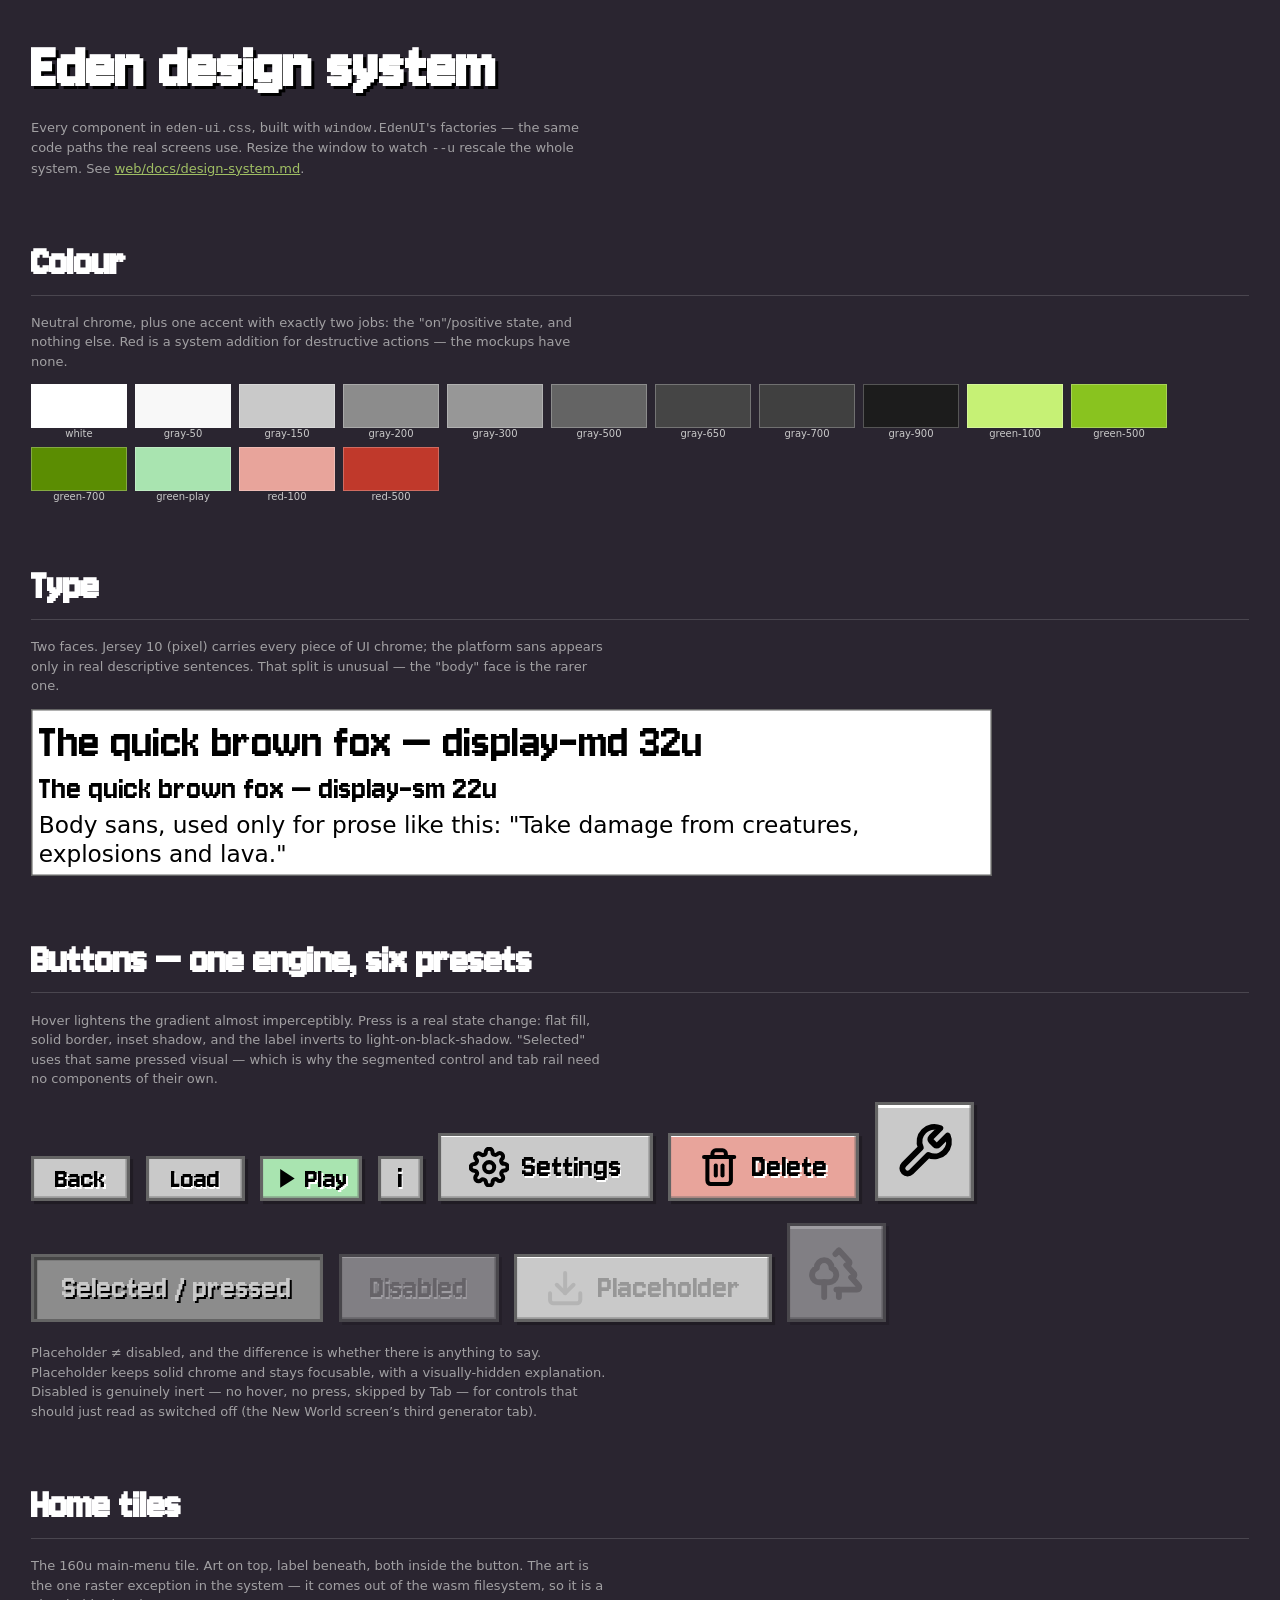
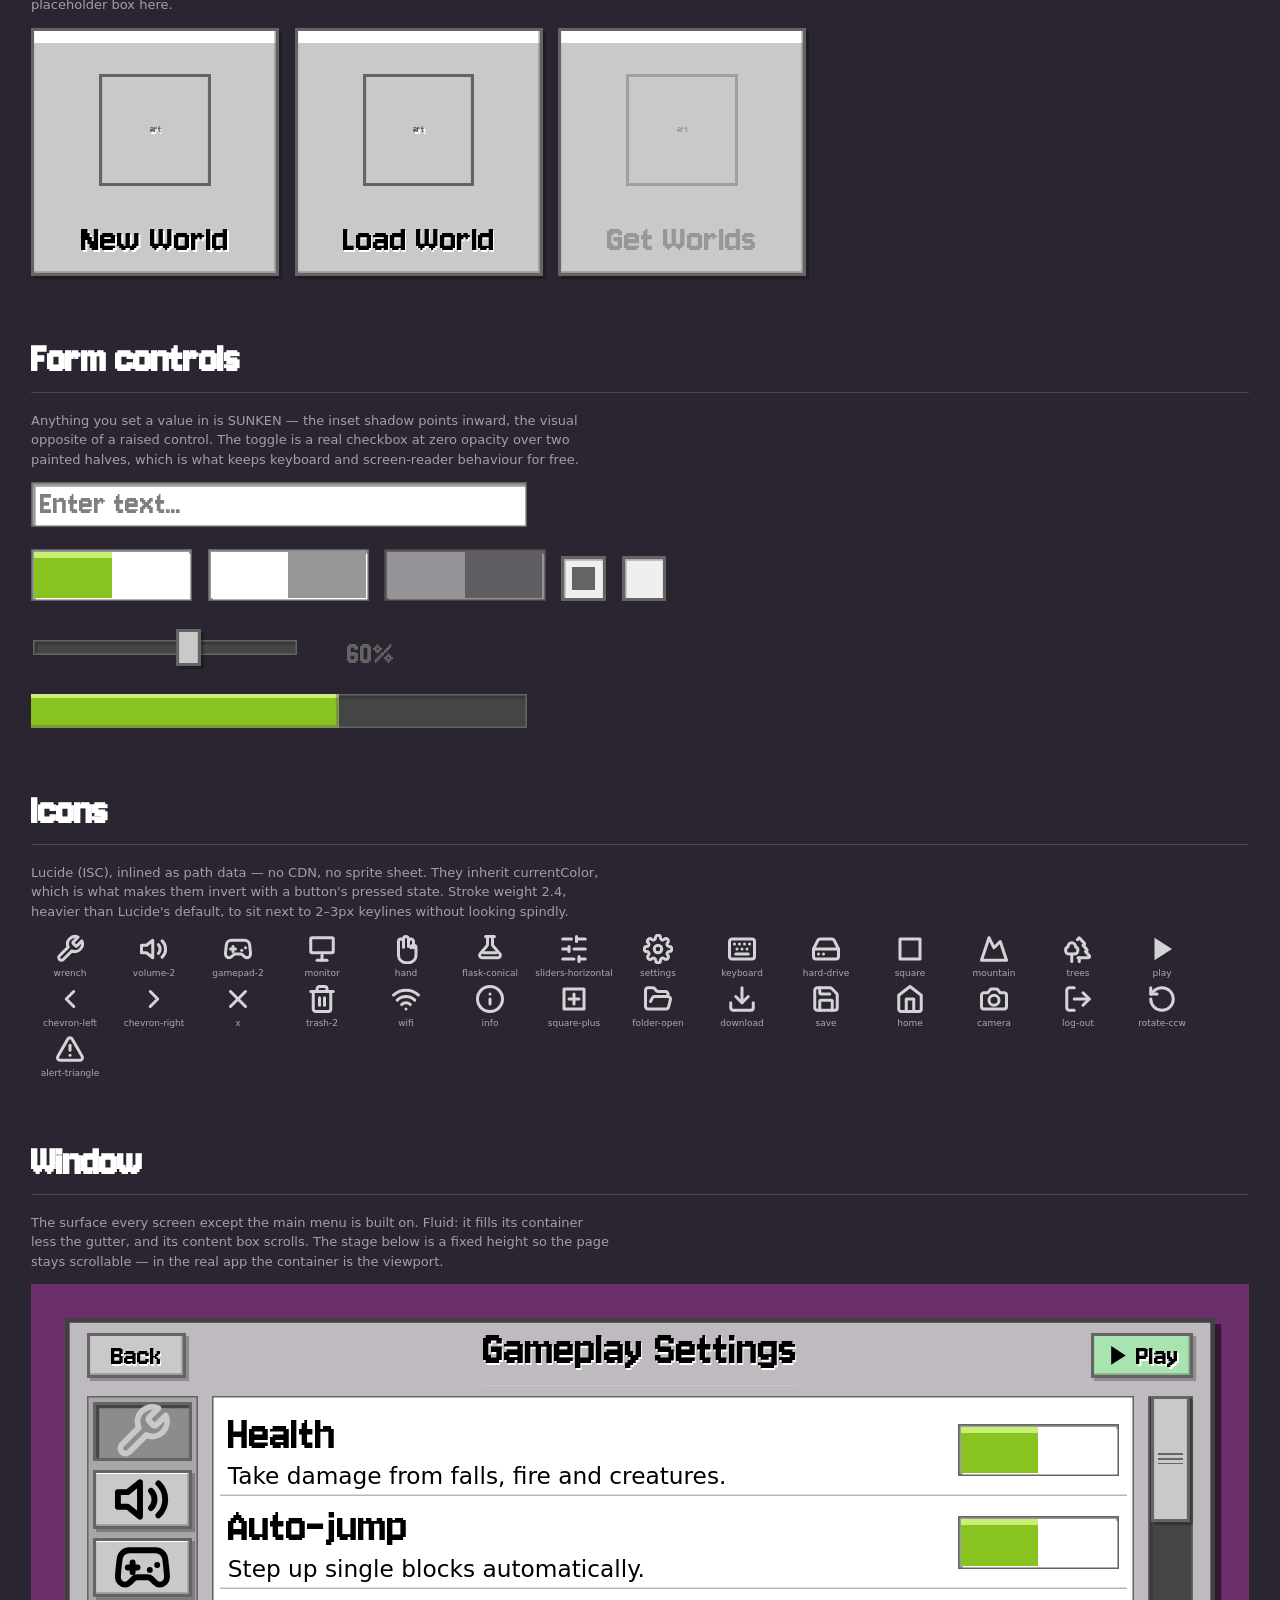
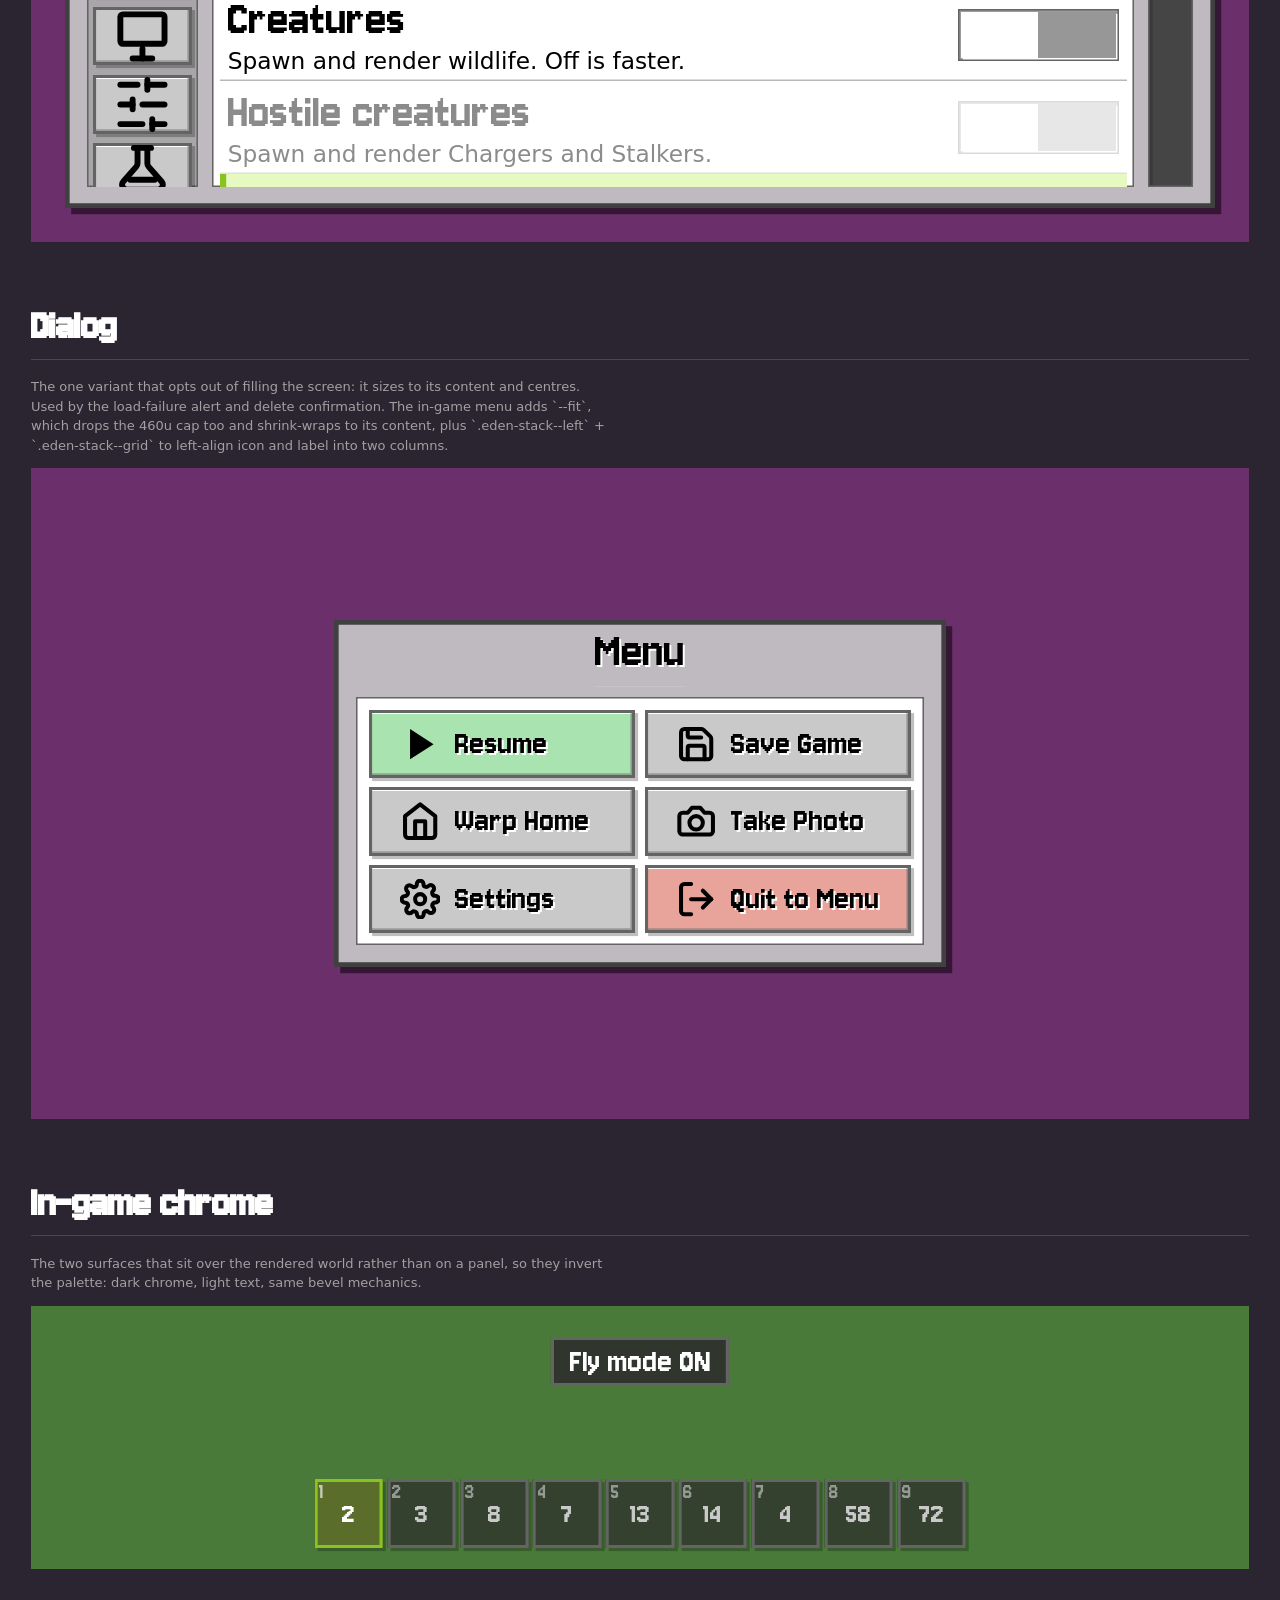
<file: web/public/eden-ui-specimen.html>
<!DOCTYPE html>
<!--
  eden-ui-specimen.html — every component in the Eden: Community Edition design system, on one
  page, with no wasm module and no engine.

  WHY THIS EXISTS: the design system's components are otherwise only reachable by booting a ~55 MB
  wasm build and navigating to the right screen, which makes "did that CSS change break the pressed
  state?" a two-minute question. This page answers it in a reload. It is also the thing to open when
  adding a component — if the new thing doesn't sit comfortably next to what's already here, it
  isn't part of this system yet.

  SERVE FROM: web/ (same as eden-st.html)
    python3 -m http.server 8123
    open http://localhost:8123/public/eden-ui-specimen.html

  NOT INCLUDED: the main-menu background art, the wordmark and the three home-tile icons. Those are
  the engine's own textures, read out of the preloaded wasm filesystem by eden-assets.js (see
  web/docs/design-system.md "Assets") — there is no module here, so the tiles below render with a
  placeholder box where the art goes.
-->
<html lang="en">
<head>
<meta charset="utf-8">
<meta name="viewport" content="width=device-width, initial-scale=1">
<title>Eden design system — specimen</title>
<link rel="stylesheet" href="eden-ui.css">
<style>
  /* Page furniture only. Nothing here is part of the design system — it is the gallery wall, not
     the paintings. The dark ground is deliberate: it is what the real screens sit on. */
  html, body { margin: 0; background: #2a2530; color: var(--eden-gray-150); }
  body { font-family: var(--eden-font-body); padding: calc(20 * var(--u)); }
  h1 { font-family: var(--eden-font-display); font-size: calc(44 * var(--u)); margin: 0 0 .2em;
       color: #fff; text-shadow: calc(2 * var(--u)) calc(2 * var(--u)) 0 #000; }
  h2 { font-family: var(--eden-font-display); font-size: calc(28 * var(--u)); margin: 1.4em 0 .4em;
       color: #fff; border-bottom: 1px solid rgba(255,255,255,.15); padding-bottom: .2em; }
  .note { max-width: 70ch; font-size: 13px; line-height: 1.5; opacity: .75; margin: 0 0 1em; }
  .row { display: flex; flex-wrap: wrap; gap: calc(10 * var(--u)); align-items: flex-end;
         margin-bottom: calc(14 * var(--u)); }
  .swatches { display: flex; flex-wrap: wrap; gap: 8px; }
  .sw { width: 96px; font-size: 10px; text-align: center; }
  .sw i { display: block; height: 44px; box-shadow: inset 0 0 0 1px rgba(255,255,255,.25); }
  .stage { position: relative; height: calc(360 * var(--u)); display: flex;
           align-items: stretch; justify-content: center; padding: var(--eden-gutter);
           background: #6b2f6b; box-sizing: border-box; margin-bottom: calc(14 * var(--u)); }
  .iconwall { display: flex; flex-wrap: wrap; gap: 6px; }
  .iconwall figure { margin: 0; width: 78px; text-align: center; font-size: 9px; opacity: .8; }
  .iconwall .eden-icon { width: 30px; height: 30px; margin: 0 auto 4px; color: #fff; }
</style>
</head>
<body>
<h1>Eden design system</h1>
<p class="note">
  Every component in <code>eden-ui.css</code>, built with <code>window.EdenUI</code>'s factories —
  the same code paths the real screens use. Resize the window to watch <code>--u</code> rescale the
  whole system. See <a href="../docs/design-system.md" style="color:var(--eden-green-100)">web/docs/design-system.md</a>.
</p>

<div id="out"></div>

<script src="eden-icons.js"></script>
<script src="eden-ui.js"></script>
<script>
(function () {
  var UI = window.EdenUI;
  var out = document.getElementById('out');

  function h2(text) { var n = document.createElement('h2'); n.textContent = text; out.appendChild(n); return n; }
  function note(text) { var n = document.createElement('p'); n.className = 'note'; n.textContent = text; out.appendChild(n); }
  function row(nodes) {
    var r = UI.el('div', 'row');
    nodes.forEach(function (n) { if (n) r.appendChild(n); });
    out.appendChild(r);
    return r;
  }

  // --- colour ---------------------------------------------------------------------------------
  h2('Colour');
  note('Neutral chrome, plus one accent with exactly two jobs: the "on"/positive state, and nothing else. ' +
       'Red is a system addition for destructive actions — the mockups have none.');
  var wall = UI.el('div', 'swatches');
  ['--eden-white','--eden-gray-50','--eden-gray-150','--eden-gray-200','--eden-gray-300',
   '--eden-gray-500','--eden-gray-650','--eden-gray-700','--eden-gray-900',
   '--eden-green-100','--eden-green-500','--eden-green-700','--eden-green-play',
   '--eden-red-100','--eden-red-500'].forEach(function (v) {
    var s = UI.el('div', 'sw');
    var box = UI.el('i');
    box.style.background = 'var(' + v + ')';
    s.appendChild(box);
    s.appendChild(document.createTextNode(v.replace('--eden-', '')));
    wall.appendChild(s);
  });
  out.appendChild(wall);

  // --- type -----------------------------------------------------------------------------------
  h2('Type');
  note('Two faces. Jersey 10 (pixel) carries every piece of UI chrome; the platform sans appears ' +
       'only in real descriptive sentences. That split is unusual — the "body" face is the rarer one.');
  var typeBox = UI.el('div', 'eden-content');
  typeBox.style.maxWidth = 'calc(620 * var(--u))';
  var typePad = UI.el('div', 'eden-content__pad');
  [['display-md 32u', 'var(--eden-text-display-md)'],
   ['display-sm 22u', 'var(--eden-text-display-sm)']].forEach(function (p) {
    var d = UI.el('div', null, 'The quick brown fox — ' + p[0]);
    d.style.cssText = 'font-family:var(--eden-font-display);font-size:' + p[1] +
      ';color:var(--eden-text);text-shadow:var(--eden-text-shadow-raised);line-height:1.1;';
    typePad.appendChild(d);
  });
  var body = UI.el('div', 'eden-listrow__desc', 'Body sans, used only for prose like this: ' +
    '"Take damage from creatures, explosions and lava."');
  typePad.appendChild(body);
  typeBox.appendChild(typePad);
  out.appendChild(typeBox);

  // --- buttons --------------------------------------------------------------------------------
  h2('Buttons — one engine, six presets');
  note('Hover lightens the gradient almost imperceptibly. Press is a real state change: flat fill, ' +
       'solid border, inset shadow, and the label inverts to light-on-black-shadow. "Selected" uses ' +
       'that same pressed visual — which is why the segmented control and tab rail need no components of their own.');
  row([
    UI.button({ size: 'sm', label: 'Back' }),
    UI.button({ size: 'sm', label: 'Load' }),
    UI.button({ size: 'sm', tone: 'positive', icon: 'play', label: 'Play' }),
    UI.button({ size: 'square', label: 'i', ariaLabel: 'Info' }),
    UI.button({ size: 'md', icon: 'settings', label: 'Settings' }),
    UI.button({ size: 'md', tone: 'danger', icon: 'trash-2', label: 'Delete' }),
    UI.button({ size: 'tab', icon: 'wrench', ariaLabel: 'Gameplay' }),
  ]);
  var pressed = UI.button({ size: 'md', label: 'Selected / pressed' });
  pressed.classList.add('is-active');
  row([
    pressed,
    UI.button({ size: 'md', label: 'Disabled', disabled: true }),
    UI.button({ size: 'md', label: 'Placeholder', icon: 'download', placeholder: true,
                placeholderNote: 'Not implemented yet' }),
    UI.button({ size: 'tab', icon: 'trees', ariaLabel: 'Disabled tab', disabled: true }),
  ]);
  note('Placeholder ≠ disabled, and the difference is whether there is anything to say. Placeholder ' +
       'keeps solid chrome and stays focusable, with a visually-hidden explanation. Disabled is ' +
       'genuinely inert — no hover, no press, skipped by Tab — for controls that should just read ' +
       'as switched off (the New World screen’s third generator tab).');

  // --- home tiles -----------------------------------------------------------------------------
  h2('Home tiles');
  note('The 160u main-menu tile. Art on top, label beneath, both inside the button. The art is the ' +
       'one raster exception in the system — it comes out of the wasm filesystem, so it is a ' +
       'placeholder box here.');
  function fakeArt() {
    var d = UI.el('div');
    d.style.cssText = 'width:calc(72 * var(--u));height:calc(72 * var(--u));' +
      'box-shadow:inset 0 0 0 calc(2 * var(--u)) var(--eden-gray-500);' +
      'display:flex;align-items:center;justify-content:center;font-size:10px;color:var(--eden-gray-500);';
    d.textContent = 'art';
    return d;
  }
  row([
    UI.button({ size: 'lg', label: 'New World', art: fakeArt() }),
    UI.button({ size: 'lg', label: 'Load World', art: fakeArt() }),
    UI.button({ size: 'lg', label: 'Get Worlds', art: fakeArt(), placeholder: true,
                placeholderNote: 'Online world browser is not available in this build' }),
  ]);

  // --- form controls --------------------------------------------------------------------------
  h2('Form controls');
  note('Anything you set a value in is SUNKEN — the inset shadow points inward, the visual opposite ' +
       'of a raised control. The toggle is a real checkbox at zero opacity over two painted halves, ' +
       'which is what keeps keyboard and screen-reader behaviour for free.');
  var field = UI.el('input', 'eden-field');
  field.type = 'text';
  field.placeholder = 'Enter text...';
  field.style.maxWidth = 'calc(320 * var(--u))';
  field.setAttribute('aria-label', 'Example text field');
  var slider = UI.el('input', 'eden-slider');
  slider.type = 'range'; slider.min = 0; slider.max = 100; slider.value = 60;
  slider.setAttribute('aria-label', 'Example slider');
  var radioOn = UI.el('button', 'eden-radio');
  radioOn.setAttribute('role', 'radio'); radioOn.setAttribute('aria-checked', 'true');
  radioOn.setAttribute('aria-label', 'Selected radio');
  var radioOff = UI.el('button', 'eden-radio');
  radioOff.setAttribute('role', 'radio'); radioOff.setAttribute('aria-checked', 'false');
  radioOff.setAttribute('aria-label', 'Unselected radio');
  row([field]);
  row([
    UI.toggle({ checked: true, ariaLabel: 'Toggle on' }),
    UI.toggle({ checked: false, ariaLabel: 'Toggle off' }),
    UI.toggle({ checked: false, disabled: true, ariaLabel: 'Toggle disabled' }),
    radioOn, radioOff,
  ]);
  row([slider, UI.el('span', 'eden-value', '60%')]);

  var prog = UI.el('div', 'eden-progress');
  prog.style.maxWidth = 'calc(320 * var(--u))';
  var fill = UI.el('div', 'eden-progress__fill');
  fill.style.width = '62%';
  prog.appendChild(fill);
  row([prog]);

  // --- icons ----------------------------------------------------------------------------------
  h2('Icons');
  note('Lucide (ISC), inlined as path data — no CDN, no sprite sheet. They inherit currentColor, ' +
       'which is what makes them invert with a button\'s pressed state. Stroke weight 2.4, heavier ' +
       'than Lucide\'s default, to sit next to 2–3px keylines without looking spindly.');
  var iw = UI.el('div', 'iconwall');
  window.EdenIcons.names().forEach(function (n) {
    var f = document.createElement('figure');
    f.appendChild(UI.icon(n));
    f.appendChild(document.createTextNode(n));
    iw.appendChild(f);
  });
  out.appendChild(iw);

  // --- window ---------------------------------------------------------------------------------
  h2('Window');
  note('The surface every screen except the main menu is built on. Fluid: it fills its container ' +
       'less the gutter, and its content box scrolls. The stage below is a fixed height so the page ' +
       'stays scrollable — in the real app the container is the viewport.');
  var stage = UI.el('div', 'stage');
  var win = UI.window({ title: 'Gameplay Settings', rail: true, railLabel: 'Sections',
                        onBack: function () {} });
  [['wrench','Gameplay'],['volume-2','Audio'],['gamepad-2','Controls'],['monitor','Video'],
   ['sliders-horizontal','Interface'],['flask-conical','Experiments'],['keyboard','Keys'],
   ['hard-drive','Storage']].forEach(function (t, i) {
    var tab = UI.button({ size: 'tab', icon: t[0], ariaLabel: t[1], title: t[1] });
    tab.setAttribute('role', 'tab');
    tab.setAttribute('aria-selected', i === 0 ? 'true' : 'false');
    win.rail.appendChild(tab);
  });
  UI.syncRailTabIndex(win.rail);
  win.actions.appendChild(UI.button({ size: 'sm', tone: 'positive', icon: 'play', label: 'Play' }));
  var pad = UI.el('div', 'eden-content__pad');
  pad.appendChild(UI.listRow({ title: 'Health', desc: 'Take damage from falls, fire and creatures.',
    actions: UI.toggle({ checked: true, ariaLabel: 'Health' }) }));
  pad.appendChild(UI.listRow({ title: 'Auto-jump', desc: 'Step up single blocks automatically.',
    actions: UI.toggle({ checked: true, ariaLabel: 'Auto-jump' }) }));
  pad.appendChild(UI.listRow({ title: 'Creatures', desc: 'Spawn and render wildlife. Off is faster.',
    actions: UI.toggle({ checked: false, ariaLabel: 'Creatures' }) }));
  var muted = UI.listRow({ title: 'Hostile creatures', desc: 'Spawn and render Chargers and Stalkers.',
    muted: true, actions: UI.toggle({ checked: false, disabled: true, ariaLabel: 'Hostile creatures' }) });
  pad.appendChild(muted);
  var sel = UI.listRow({ title: 'World 5', sub: 'Jul 25, 2026 02:59 PM   64z', selectable: true,
    selected: true, actions: [UI.button({ size: 'square', label: 'i', ariaLabel: 'Info',
      placeholder: true, placeholderNote: 'Not implemented yet' }), UI.button({ size: 'sm', label: 'Load' })] });
  pad.appendChild(sel);
  // Enough filler to prove the scrollbar tracks real content.
  for (var i = 0; i < 8; i++) {
    pad.appendChild(UI.listRow({ title: 'Filler row ' + (i + 1),
      desc: 'Here so the scrollbar has something to scroll.',
      actions: UI.button({ size: 'sm', label: 'Do it' }) }));
  }
  win.content.appendChild(pad);
  stage.appendChild(win.root);
  out.appendChild(stage);

  // --- dialog ---------------------------------------------------------------------------------
  h2('Dialog');
  note('The one variant that opts out of filling the screen: it sizes to its content and centres. ' +
       'Used by the load-failure alert and delete confirmation. The in-game menu adds ' +
       '`--fit`, which drops the 460u cap too and shrink-wraps to its content, plus ' +
       '`.eden-stack--left` + `.eden-stack--grid` to left-align icon and label into two columns.');
  var stage2 = UI.el('div', 'stage');
  // Tall enough to show the whole dialog: `.eden-window--dialog` sizes to content but is still
  // capped at `max-height:100%`, so a short stage would clip it and misrepresent the component.
  stage2.style.height = 'calc(420 * var(--u))';
  var dlg = UI.window({ title: 'Menu', variant: 'dialog', className: 'eden-window--fit', scrollbar: false });
  var stack = UI.el('div', 'eden-stack eden-stack--left eden-stack--grid');
  stack.appendChild(UI.button({ size: 'md', tone: 'positive', icon: 'play', label: 'Resume' }));
  stack.appendChild(UI.button({ size: 'md', icon: 'save', label: 'Save Game' }));
  stack.appendChild(UI.button({ size: 'md', icon: 'home', label: 'Warp Home' }));
  stack.appendChild(UI.button({ size: 'md', icon: 'camera', label: 'Take Photo' }));
  stack.appendChild(UI.button({ size: 'md', icon: 'settings', label: 'Settings' }));
  stack.appendChild(UI.button({ size: 'md', tone: 'danger', icon: 'log-out', label: 'Quit to Menu' }));
  dlg.content.appendChild(stack);
  stage2.appendChild(dlg.root);
  out.appendChild(stage2);

  // --- in-game chrome -------------------------------------------------------------------------
  h2('In-game chrome');
  note('The two surfaces that sit over the rendered world rather than on a panel, so they invert ' +
       'the palette: dark chrome, light text, same bevel mechanics.');
  var chrome = UI.el('div');
  // Both children are fixed to viewport-relative positions in the real game (the toast near the
  // top, the hotbar at the bottom); here they are absolute inside this box, so it needs enough
  // height to keep them from overlapping.
  chrome.style.cssText = 'position:relative;height:calc(170 * var(--u));background:#4a7a3a;' +
    'margin-bottom:calc(14 * var(--u));overflow:hidden;';
  var hb = UI.el('div', 'eden-hotbar');
  hb.style.position = 'absolute';
  [2,3,8,7,13,14,4,58,72].forEach(function (t, i) {
    var slot = UI.el('div', 'eden-hotbar__slot');
    if (i === 0) slot.classList.add('is-active');
    slot.appendChild(UI.el('span', 'eden-hotbar__num', String(i + 1)));
    slot.appendChild(UI.el('span', null, String(t)));
    hb.appendChild(slot);
  });
  chrome.appendChild(hb);
  var toast = UI.el('div', 'eden-toast', 'Fly mode ON');
  toast.style.position = 'absolute';
  chrome.appendChild(toast);
  out.appendChild(chrome);
})();
</script>
</body>
</html>
</file>
<file: web/public/eden-ui.css>
/* ==========================================================================================
   eden-ui.css — the Eden: Community Edition design system.
   ------------------------------------------------------------------------------------------
   ONE stylesheet for every DOM surface in the port (main menu, load/new world, settings, pause
   menu, load-error dialog, in-game chrome). It replaces the "Dark Glass Chrome" language that
   public/eden-settings.js used to inject as a JS string.

   PROVENANCE: the Claude Design project "Eden: Community Edition Design System"
   (3ae5f207-f42d-4fc4-bcc6-fba46732b8e0), which was itself derived from EMOD.fig. Where that
   kit and the authoritative Figma mockups disagreed, THE MOCKUPS WIN — see web/docs/design-system.md
   for the list of deliberate deviations.

   THE LOOK, in one paragraph: chunky, tactile, hardware-rendered "arcade cabinet" skeuomorphism.
   Thick light-gray beveled controls that look pressable, HARD-EDGED drop shadows (zero blur
   anywhere in the system), dense inset keylines, square corners (radius 0, no exceptions), and a
   pixel display face (Jersey 10) for everything the player reads as chrome. Color is reserved for
   exactly two jobs — the lime "on"/positive state, and the painted voxel background art. There
   are no soft shadows, no backdrop blur, no rounded corners and no eased transitions: every
   control snaps between DEFAULT / HOVER / PRESS.

   THE THREE MECHANICS everything is built from (don't invent a fourth):
     1. RAISED  = dark inset keyline + hard offset drop shadow + inset highlight on the far corner
                  (a fake top-left light source).  --bevel-raised
     2. SUNKEN  = the same keyline + an inset shadow pointing INWARD, no drop shadow. Anything you
                  set a value in (text field, scroll track, toggle track) is sunken.  --bevel-sunken
     3. PRESSED = gradient removed for a flat mid-gray fill, keyline becomes a plain solid border,
                  a deep inset shadow, and the label recolors light with a BLACK text-shadow, so
                  the whole control visually sinks into the panel.  --bevel-pressed

   SCALING: every dimension is authored in mockup pixels against the 783x587 design frame and
   multiplied by `--u`, a scale unit (`--u: 1px` = 1:1 with the mockup). public/eden-ui.js
   recomputes `--u` from the viewport so the UI stays proportionally chunky from a phone in
   landscape up to a 4K monitor, instead of becoming a postage stamp. Write new rules as
   `calc(N * var(--u))`, never bare px, or they will not scale with the rest of the system.
   ========================================================================================== */

/* Self-hosted, no network fetch — the game has to work offline and from a plain static server.
   The kit @imports Rubik from Google Fonts for description text; we deliberately don't (see
   web/docs/design-system.md "Deviations"), and use the platform sans stack instead. */
@font-face {
  font-family: "Jersey 10";
  src: url("assets/fonts/Jersey10-Regular.ttf") format("truetype");
  font-weight: 400;
  font-style: normal;
  font-display: swap;
}

:root {
  /* --- scale ------------------------------------------------------------------------------ */
  --u: 1px;                       /* recomputed by eden-ui.js; see this file's header */

  /* --- neutrals (sampled from the .fig) --------------------------------------------------- */
  --eden-white: #fff;
  --eden-gray-50: #f8f8f8;
  --eden-gray-100: #efefef;
  --eden-gray-150: #c9c9c9;
  --eden-gray-200: #8c8c8c;
  --eden-gray-300: #979797;
  --eden-gray-400: #6c6c6c;
  --eden-gray-500: #646464;
  --eden-gray-650: #454545;
  --eden-gray-700: #404040;
  --eden-gray-800: #2c2c2c;
  --eden-gray-900: #1c1c1c;
  --eden-black: #000;

  /* --- accent: the ONE color with a job (toggle-on, Play, positive) ----------------------- */
  --eden-green-100: #c6f175;
  --eden-green-500: #89c31f;
  --eden-green-700: #5b8d02;
  --eden-green-play: #a9e4b0;
  /* The engine's own menu icons are drawn in this green; keep vector icons in step with them. */
  --eden-green-icon: #3ab029;
  /* Destructive. Not in the source kit — the mockups have no delete-confirm state, but the port
     does (Storage tab, world delete), so this is a system addition kept in the same flat family. */
  --eden-red-500: #c0392b;
  --eden-red-100: #e8a49b;

  /* --- semantic surfaces ------------------------------------------------------------------ */
  --eden-surface-window: rgba(201, 201, 201, 0.9);
  --eden-surface-content: var(--eden-white);
  --eden-surface-rail: rgba(150, 150, 150, 0.55);
  --eden-surface-track: var(--eden-gray-650);
  --eden-surface-thumb: var(--eden-gray-150);
  --eden-scrim: rgba(12, 7, 4, 0.55);

  --eden-text: var(--eden-black);
  --eden-text-secondary: var(--eden-gray-500);
  --eden-text-muted: var(--eden-gray-300);
  --eden-text-disabled: var(--eden-gray-300);
  --eden-text-pressed: var(--eden-gray-150);
  --eden-text-placeholder: rgba(0, 0, 0, 0.5);

  --eden-face-top: var(--eden-white);
  --eden-face-bottom: var(--eden-gray-150);
  --eden-face-hover-bottom: var(--eden-gray-50);
  --eden-face-pressed: var(--eden-gray-200);

  /* --- type ------------------------------------------------------------------------------- */
  --eden-font-display: "Jersey 10", "Courier New", monospace;
  --eden-font-body: system-ui, -apple-system, "Segoe UI", Roboto, "Helvetica Neue", Arial, sans-serif;
  --eden-text-display-lg: calc(48 * var(--u));
  --eden-text-display-md: calc(32 * var(--u));
  --eden-text-display-sm: calc(22 * var(--u));
  --eden-text-body-lg: calc(20 * var(--u));
  --eden-text-body-md: calc(15 * var(--u));
  --eden-text-body-sm: calc(11 * var(--u));

  /* --- the three bevel mechanics ---------------------------------------------------------- */
  --eden-keyline: inset 0 0 0 calc(2 * var(--u)) var(--eden-gray-500);
  --eden-drop-sm: calc(2 * var(--u)) calc(2 * var(--u)) 0 0 rgba(0, 0, 0, 0.25);
  --eden-drop-lg: calc(4 * var(--u)) calc(4 * var(--u)) 0 0 rgba(0, 0, 0, 0.5);
  --eden-highlight: inset calc(-3 * var(--u)) calc(-3 * var(--u)) 0 0 rgba(100, 100, 100, 0.47);
  --eden-highlight-sm: inset calc(-2 * var(--u)) calc(-2 * var(--u)) 0 0 rgba(100, 100, 100, 0.47);
  --eden-recess: inset calc(3 * var(--u)) calc(3 * var(--u)) 0 0 rgba(44, 43, 43, 0.47);
  --eden-press-inset: inset calc(4 * var(--u)) calc(4 * var(--u)) 0 0 rgba(0, 0, 0, 0.5);

  --bevel-raised: var(--eden-keyline), var(--eden-drop-sm), var(--eden-highlight);
  --bevel-raised-sm: var(--eden-keyline), var(--eden-drop-sm), var(--eden-highlight-sm);
  --bevel-pressed: var(--eden-keyline), var(--eden-press-inset);
  --bevel-sunken: inset 0 0 0 calc(1 * var(--u)) var(--eden-gray-500), var(--eden-recess);
  --bevel-window: inset 0 0 0 calc(3 * var(--u)) var(--eden-gray-700), var(--eden-drop-lg);
  --bevel-content: inset 0 0 0 calc(1 * var(--u)) var(--eden-gray-500);

  /* Raised chrome text is black with a white 1px offset shadow (lit from top-left); pressed
     chrome inverts BOTH — light text, black shadow. That inversion is the press cue. */
  --eden-text-shadow-raised: calc(1 * var(--u)) calc(1 * var(--u)) 0 var(--eden-white);
  --eden-text-shadow-pressed: calc(1 * var(--u)) calc(1 * var(--u)) 0 var(--eden-black);

  /* --- geometry --------------------------------------------------------------------------- */
  /* Breathing room between a full-screen window and the edge of the canvas/viewport. The only
     thing that keeps a fluid window from becoming edge-to-edge chrome. */
  --eden-gutter: calc(22 * var(--u));
  --eden-titlebar-h: calc(34 * var(--u));
  --eden-rail-w: calc(64 * var(--u));
  --eden-scrollbar-w: calc(29 * var(--u));
  --eden-window-pad: calc(14 * var(--u));

  /* --- motion: none. The source snaps. Tokens exist for consumers who want a softening. ---- */
  --eden-duration: 0ms;
  --eden-ease: linear;

  /* --- z-index scale ---------------------------------------------------------------------- */
  --eden-z-hud: 7;
  --eden-z-crosshair: 8;
  --eden-z-toast: 9;
  --eden-z-status: 10;
  --eden-z-menu: 25;
  --eden-z-panel: 30;
  --eden-z-alert: 40;

  /* --- BACK-COMPAT: names public/eden-st.html's inline CSS still references ---------------- */
  --eden-accent-hex: var(--eden-green-500);
  --eden-accent-rgb: 137, 195, 31;
}

/* ==========================================================================================
   Scrim + stage
   ========================================================================================== */

/* Every modal surface sits on one of these. Warm-tinted (not neutral grey) so it reads as
   "dimmed sunset", and deliberately NOT blurred — there is no backdrop-filter in this system. */
.eden-scrim {
  position: fixed;
  inset: 0;
  z-index: var(--eden-z-panel);
  display: flex;
  /* `stretch`, not `center`: a full screen (settings, load/new world) takes the whole viewport
     height minus the gutter, exactly as the mockups do, and its content box scrolls internally.
     Dialogs opt back out with `.eden-window--dialog` (align-self: center; height: auto). */
  align-items: stretch;
  justify-content: center;
  padding: var(--eden-gutter);
  box-sizing: border-box;
  background: var(--eden-scrim);
  color: var(--eden-text);
  font-family: var(--eden-font-body);
  font-size: var(--eden-text-body-md);
  -webkit-tap-highlight-color: transparent;
}

/* ==========================================================================================
   Buttons — one engine, six presets
   ------------------------------------------------------------------------------------------
   The source kit draws the same beveled rectangle at six named sizes (Btn-Small, Btn-Square,
   btnTab, btnHomeMedium, btnHomeMedium-Alt, btnHomeLarge) with no visual difference beyond size
   and content. So there is ONE implementation here and six size modifiers. The `6%` gradient
   stop is not a blend — it is a hard 1-stop fake top-edge highlight, and it is the single most
   recognizable thing about this button. Don't smooth it.
   ========================================================================================== */
.eden-btn {
  position: relative;
  display: inline-flex;
  flex-direction: row;
  align-items: center;
  justify-content: center;
  gap: calc(8 * var(--u));
  box-sizing: border-box;
  height: calc(44 * var(--u));
  padding: 0 calc(20 * var(--u));
  border: none;
  border-radius: 0;
  cursor: pointer;
  outline: none;
  user-select: none;
  touch-action: manipulation;
  font-family: var(--eden-font-display);
  font-size: var(--eden-text-display-sm);
  line-height: 1;
  color: var(--eden-text);
  text-shadow: var(--eden-text-shadow-raised);
  background: linear-gradient(180deg, var(--eden-face-top) 6%, var(--eden-face-bottom) 6%);
  box-shadow: var(--bevel-raised);
  transition: background var(--eden-duration) var(--eden-ease);
}

/* Barely perceptible on purpose: the bottom stop lightens toward near-white. Not an inversion,
   not an opacity change. Guarded behind `hover: hover` so a touch tap doesn't leave it stuck. */
@media (hover: hover) {
  .eden-btn:hover:not(:disabled):not([aria-pressed="true"]):not(.is-active) {
    background: linear-gradient(180deg, var(--eden-face-top) 6%, var(--eden-face-hover-bottom) 6%);
  }
}

/* PRESS is a real state change, not just a shadow — see the header's mechanic 3. Applied both
   on physical :active and on the persistent `.is-active` / aria-pressed selected state, because
   in this UI "selected" and "held down" look identical (the tab rail and segmented controls both
   rely on that). */
.eden-btn:active:not(:disabled),
.eden-btn.is-active,
.eden-btn[aria-pressed="true"],
.eden-btn[aria-selected="true"] {
  background: var(--eden-face-pressed);
  box-shadow: var(--bevel-pressed);
  color: var(--eden-text-pressed);
  text-shadow: var(--eden-text-shadow-pressed);
}

.eden-btn:disabled {
  cursor: default;
  color: var(--eden-text-disabled);
  opacity: 0.55;
}
/* A disabled TAB sits on the opaque rail rather than over the background art, so the 0.55 opacity
   above reads as "switched off" instead of as the translucent ghost that made `.is-placeholder`
   avoid it. Belt and braces on top of the real `disabled` attribute: no hover, no press, no
   pointer feedback of any kind. */
.eden-btn--tab:disabled {
  filter: grayscale(1);
}

/* Placeholder = a control the mockups specify but the port cannot do yet (Get Worlds, Share,
   per-world info). It stays visible and focusable so the layout is honest about what the screen
   will be, but says plainly that it does nothing. Deliberately NOT `disabled`: a disabled button
   is unreachable by keyboard and gives a screen-reader user no explanation.
   Also deliberately NOT the 0.55 opacity `:disabled` gets — at that strength the control turns
   into a translucent ghost you can see the background art through, which reads as a rendering bug
   rather than as a state. The chrome stays solid; only its CONTENTS go quiet. */
.eden-btn.is-placeholder {
  cursor: not-allowed;
  color: var(--eden-text-muted);
  text-shadow: none;
}
.eden-btn.is-placeholder .eden-icon,
.eden-btn.is-placeholder .eden-btn__art {
  opacity: 0.4;
  filter: grayscale(1);
}

/* Focus is the one place this system uses a color outside the two sanctioned jobs — an
   accessibility requirement, not a decorative accent. Offset outward so it never sits on top of
   the keyline and get confused with the pressed border. */
.eden-btn:focus-visible,
.eden-toggle:focus-visible,
.eden-field:focus-visible,
.eden-radio:focus-visible,
.eden-listrow:focus-visible {
  outline: calc(2 * var(--u)) solid var(--eden-green-700);
  outline-offset: calc(2 * var(--u));
}

/* --- size presets ------------------------------------------------------------------------- */

/* Btn-Small — 64x29 text button: Back / Load / Delete / Share / Play. */
.eden-btn--sm {
  height: calc(29 * var(--u));
  min-width: calc(64 * var(--u));
  padding: 0 calc(9 * var(--u));
  gap: calc(4 * var(--u));
  font-size: calc(20 * var(--u));
}

/* Btn-Square — 29x29 icon-only (the "i" info button). */
.eden-btn--square {
  width: calc(29 * var(--u));
  height: calc(29 * var(--u));
  min-width: 0;
  padding: 0;
}

/* btnTab — 64x64 icon tile, the settings/new-world sidebar rail. */
.eden-btn--tab {
  width: var(--eden-rail-w);
  height: var(--eden-rail-w);
  padding: 0;
}

/* btnHomeMedium — auto-width 44px (Settings, segmented options). */
.eden-btn--md {
  height: calc(44 * var(--u));
}

/* btnHomeLarge — the 160x160 home tile: art on top, label beneath, both inside the button. */
.eden-btn--lg {
  flex-direction: column;
  width: calc(160 * var(--u));
  height: calc(160 * var(--u));
  padding: calc(14 * var(--u)) calc(8 * var(--u)) calc(10 * var(--u));
  gap: calc(6 * var(--u));
  justify-content: space-between;
  font-size: calc(26 * var(--u));
}
.eden-btn--lg .eden-btn__art {
  flex: 1;
  min-height: 0;
  display: flex;
  align-items: center;
  justify-content: center;
  width: 100%;
}
/* The home-tile art is the one place the system keeps raster: these are the engine's own
   pre-rendered 3D block icons (media/ipad_menu/ipad~create_world.png et al), which no amount of
   SVG would reproduce. Everything else in the system is vector. `image-rendering` is left at the
   browser default — these are smooth 3D renders, not pixel art, so nearest-neighbour would hurt. */
.eden-btn--lg .eden-btn__art img {
  max-width: 100%;
  max-height: 100%;
  object-fit: contain;
  /* The source PNGs carry their own baked glow; a CSS drop-shadow on top would double it. */
  pointer-events: none;
}

/* --- tones -------------------------------------------------------------------------------- */

/* Positive / Play. Same bevel, green face. The mockup's Play button keeps the white top sliver. */
.eden-btn--positive {
  background: linear-gradient(180deg, var(--eden-face-top) 6%, var(--eden-green-play) 6%);
}
@media (hover: hover) {
  .eden-btn--positive:hover:not(:disabled) {
    background: linear-gradient(180deg, var(--eden-face-top) 6%, var(--eden-green-100) 6%);
  }
}
.eden-btn--positive:active:not(:disabled) {
  background: var(--eden-green-500);
}

/* Danger. A system addition (the mockups have no destructive state) — same flat family. */
.eden-btn--danger {
  background: linear-gradient(180deg, var(--eden-face-top) 6%, var(--eden-red-100) 6%);
}
.eden-btn--danger:active:not(:disabled) {
  background: var(--eden-red-500);
  color: var(--eden-white);
}

/* ==========================================================================================
   Icons
   ========================================================================================== */
.eden-icon {
  display: block;
  flex-shrink: 0;
  /* Stroke icons inherit the label color so they invert with the button's press state for free. */
  color: currentColor;
}
/* Raster icon art (media/ui) standing in for a vector glyph — the pause-menu actions and the
   Settings buttons, where the player asked for the original game's own icons. It occupies the same
   box as an .eden-icon <svg>, but it is a full-colour <img>: it cannot inherit `currentColor`, so
   unlike the vector icons it does NOT invert when the button is pressed. That's intended — these
   are little painted objects, not glyphs. */
.eden-icon--art {
  object-fit: contain;
  /* The source PNGs are 90px smooth renders; nearest-neighbour would hurt them. */
  image-rendering: auto;
  pointer-events: none;
}
.eden-btn--tab .eden-icon {
  width: calc(38 * var(--u));
  height: calc(38 * var(--u));
}
.eden-btn--sm .eden-icon,
.eden-btn--square .eden-icon {
  width: calc(16 * var(--u));
  height: calc(16 * var(--u));
}
.eden-btn--md .eden-icon {
  width: calc(26 * var(--u));
  height: calc(26 * var(--u));
}

/* ==========================================================================================
   Window — the floating panel every screen except the main menu is built on
   ------------------------------------------------------------------------------------------
   Semi-transparent light gray (90%) so the painted world shows faintly through, a thick 3px dark
   inset border, and a hard 4px offset black drop shadow. This 90% is the ONLY use of transparency
   in the system and it is functional, not decorative.
   ========================================================================================== */
/* SIZING RULE FOR FULL SCREENS (settings, load world, new world):
   fill the viewport in BOTH axes, less the gutter, up to a generous max. The mockups are a
   fixed 783x587 canvas where the window is ~83% of the frame; reproducing that as fixed pixels
   would leave a small panel marooned in the middle of a desktop window and a cramped one on a
   phone. So the window is fluid — `width: 100%` inside a gutter-padded, stretch-aligned scrim —
   and the max-width only stops it becoming a letterbox on an ultra-wide display.
   Everything inside scrolls (`.eden-content`, `.eden-tabrail`), so a short viewport compresses
   the window rather than clipping it. Dialogs opt out of both — see `--dialog` below. */
.eden-window {
  position: relative;
  box-sizing: border-box;
  display: flex;
  flex-direction: column;
  gap: calc(9 * var(--u));
  width: 100%;
  max-width: calc(1100 * var(--u));
  height: 100%;
  min-height: 0;
  padding: calc(7 * var(--u)) var(--eden-window-pad) var(--eden-window-pad);
  background: var(--eden-surface-window);
  box-shadow: var(--bevel-window);
  border-radius: 0;
  overflow: hidden;
}
/* Settings is the narrower of the mockup's two window widths, but only proportionally — it still
   fills a small viewport. */
.eden-window--narrow {
  max-width: calc(860 * var(--u));
}
/* Dialogs (pause, load failure, delete confirm) are the exception: they size to their content and
   sit centred, because a six-button pause menu stretched to a 1400px-tall panel is absurd. */
.eden-window--dialog {
  align-self: center;
  width: 100%;
  max-width: calc(460 * var(--u));
  height: auto;
  max-height: 100%;
}
/* Shrink-to-fit dialog: the pause menu. A fixed 460u box leaves a lake of empty content box to the
   right of six short labels, so this one sizes to its widest row instead. `width: auto` on a flex
   item resolves to max-content, and `.eden-stack > .eden-btn { width: 100% }` then makes every
   button match that widest row — so the panel is exactly as wide as its longest label needs and no
   wider. The max-width is only a guard for a viewport narrower than the content. */
.eden-window--fit {
  width: auto;
  max-width: 100%;
}

/* --- title bar: Back at the left, title absolutely centered, actions at the right ---------- */
.eden-titlebar {
  position: relative;
  display: flex;
  align-items: center;
  justify-content: space-between;
  gap: calc(8 * var(--u));
  min-height: var(--eden-titlebar-h);
  flex-shrink: 0;
}
.eden-titlebar__lead,
.eden-titlebar__actions {
  display: flex;
  align-items: center;
  gap: calc(5 * var(--u));
  flex-shrink: 0;
}
/* Centered on the WINDOW, not between the two button groups — that is what the mockups do, and
   it is why this is absolutely positioned rather than a flex child. `pointer-events: none` keeps
   a long title from stealing clicks from the buttons it may overlap. */
.eden-titlebar__title {
  position: absolute;
  left: 50%;
  transform: translateX(-50%);
  margin: 0;
  font-family: var(--eden-font-display);
  font-size: var(--eden-text-display-md);
  font-weight: 400;
  line-height: 1;
  white-space: nowrap;
  color: var(--eden-text);
  text-shadow: var(--eden-text-shadow-raised);
  pointer-events: none;
}
/* Below this width the absolutely-centered title would collide with the action buttons. */
@media (max-width: 560px) {
  .eden-titlebar__title {
    position: static;
    transform: none;
    font-size: var(--eden-text-display-sm);
    overflow: hidden;
    text-overflow: ellipsis;
  }
}

/* --- window body: [rail] [content] [scrollbar] --------------------------------------------- */
.eden-window__body {
  display: flex;
  gap: calc(9 * var(--u));
  flex: 1;
  min-height: 0;
}

/* Content area: flat opaque white with a 1px hairline and NO shadow — deliberately the calmest
   surface in the system, since it is what the eye actually reads. */
.eden-content {
  position: relative;
  flex: 1;
  min-width: 0;
  overflow-y: auto;
  overflow-x: hidden;
  background: var(--eden-surface-content);
  box-shadow: var(--bevel-content);
  /* The chunky .eden-scrollbar next to it is the visible affordance; this hides the native bar
     while keeping real wheel/touch/keyboard scrolling. */
  scrollbar-width: none;
  -webkit-overflow-scrolling: touch;
}
.eden-content::-webkit-scrollbar {
  display: none;
}
.eden-content__pad {
  padding: calc(5 * var(--u));
}

/* ==========================================================================================
   Tab rail — vertical icon tabs (settings groups, new-world generator types)
   ========================================================================================== */
.eden-tabrail {
  display: flex;
  flex-direction: column;
  gap: calc(6 * var(--u));
  width: var(--eden-rail-w);
  flex-shrink: 0;
  padding: calc(4 * var(--u));
  box-sizing: content-box;
  background: var(--eden-surface-rail);
  box-shadow: var(--bevel-content);
  overflow-y: auto;
  scrollbar-width: none;
}
.eden-tabrail::-webkit-scrollbar {
  display: none;
}

/* ==========================================================================================
   Scrollbar — a REAL control, not decoration
   ------------------------------------------------------------------------------------------
   The kit shipped this as a purely presentational element. The mockups show it as the primary
   scroll affordance for the content box, so here it is wired: eden-ui.js drives --thumb-size /
   --thumb-pos from the paired .eden-content's scroll metrics and handles drag.
   ========================================================================================== */
.eden-scrollbar {
  position: relative;
  width: var(--eden-scrollbar-w);
  flex-shrink: 0;
  background: var(--eden-surface-track);
  box-shadow: var(--bevel-sunken);
  touch-action: none;
  --thumb-size: 100%;
  --thumb-pos: 0px;
}
.eden-scrollbar__thumb {
  position: absolute;
  left: calc(2 * var(--u));
  right: calc(2 * var(--u));
  top: var(--thumb-pos);
  height: var(--thumb-size);
  min-height: calc(24 * var(--u));
  display: flex;
  align-items: center;
  justify-content: center;
  gap: calc(2 * var(--u));
  flex-direction: column;
  background: var(--eden-surface-thumb);
  box-shadow: var(--bevel-raised-sm);
  cursor: grab;
}
.eden-scrollbar__thumb:active {
  cursor: grabbing;
}
/* Three grip lines, drawn in CSS rather than shipped as art. */
.eden-scrollbar__grip {
  width: calc(16 * var(--u));
  height: calc(1 * var(--u));
  background: var(--eden-gray-500);
}
/* Nothing to scroll: the track stays (the mockups always show it) but the thumb fills it and
   stops advertising a drag. */
.eden-scrollbar.is-inert .eden-scrollbar__thumb {
  cursor: default;
}

/* ==========================================================================================
   List rows — settings rows, world entries
   ========================================================================================== */
.eden-listrow {
  position: relative;
  display: flex;
  align-items: center;
  justify-content: space-between;
  gap: calc(10 * var(--u));
  box-sizing: border-box;
  width: 100%;
  padding: calc(4 * var(--u)) calc(5 * var(--u));
  text-align: left;
  background: none;
  border: none;
  /* Hairline separator, drawn as a shadow so it never adds to layout height. */
  box-shadow: inset 0 calc(-1 * var(--u)) 0 rgba(0, 0, 0, 0.28);
}
.eden-listrow:last-child {
  box-shadow: none;
}
/* A row that is itself the control (world entries in Load World). */
.eden-listrow--selectable {
  cursor: pointer;
  touch-action: manipulation;
}
@media (hover: hover) {
  .eden-listrow--selectable:hover {
    background: var(--eden-gray-100);
  }
}
/* Selection is a TINT, not a fill. The mockups show no selected state at all, so this is a system
   addition — kept at low strength because the row's white surface is what makes the list readable,
   and a saturated lime bar across it fights the pixel type it sits behind. */
.eden-listrow--selectable[aria-selected="true"] {
  background: color-mix(in srgb, var(--eden-green-100) 45%, var(--eden-white));
  box-shadow: inset calc(4 * var(--u)) 0 0 var(--eden-green-500),
              inset 0 calc(-1 * var(--u)) 0 rgba(0, 0, 0, 0.28);
}
/* color-mix is well supported but not universal; a flat light lime is a fine fallback. */
@supports not (background: color-mix(in srgb, red 50%, blue)) {
  .eden-listrow--selectable[aria-selected="true"] { background: #eaf7cf; }
}
/* A row whose control is off and whose dependent rows are therefore moot — the mockup greys the
   whole row rather than hiding it, so the player can see the setting exists. */
.eden-listrow.is-muted {
  opacity: 0.45;
}

.eden-listrow__meta {
  min-width: 0;
  flex: 1;
}
.eden-listrow__title {
  font-family: var(--eden-font-display);
  font-size: var(--eden-text-display-md);
  line-height: 1;
  color: var(--eden-text);
  text-shadow: var(--eden-text-shadow-raised);
  white-space: nowrap;
  overflow: hidden;
  text-overflow: ellipsis;
}
/* The unusual split the kit calls out: the pixel face does the chrome, the sans face does actual
   prose. Description lines are the ONLY place body type appears. */
.eden-listrow__desc {
  font-family: var(--eden-font-body);
  font-size: var(--eden-text-body-md);
  line-height: 1.25;
  color: var(--eden-text);
  margin-top: calc(1 * var(--u));
}
.eden-listrow__sub {
  font-family: var(--eden-font-body);
  font-size: var(--eden-text-body-sm);
  color: var(--eden-text-secondary);
  margin-top: calc(1 * var(--u));
}
.eden-listrow__actions {
  display: flex;
  align-items: center;
  gap: calc(5 * var(--u));
  flex-shrink: 0;
}

/* A section heading inside the content box (New World's "World name" / "Height format"). */
.eden-section {
  padding: calc(4 * var(--u)) calc(5 * var(--u)) 0;
}
.eden-section__title {
  font-family: var(--eden-font-display);
  font-size: var(--eden-text-display-md);
  line-height: 1;
  color: var(--eden-text);
  text-shadow: var(--eden-text-shadow-raised);
}
.eden-section__desc {
  font-family: var(--eden-font-body);
  font-size: var(--eden-text-body-md);
  line-height: 1.25;
  color: var(--eden-text);
}
.eden-section__body {
  display: flex;
  flex-wrap: wrap;
  gap: calc(5 * var(--u));
  padding: calc(5 * var(--u));
}

/* ==========================================================================================
   Get Worlds — search/tag controls + preview, built from the same field/listrow/section
   primitives as the rest of the kit rather than introducing new ones.
   ========================================================================================== */
.eden-worldbrowser__controls {
  padding: calc(5 * var(--u));
}
.eden-worldbrowser__controls .eden-field {
  width: auto;
}
.eden-worldbrowser__controls input.eden-field {
  flex: 2 1 calc(140 * var(--u));
}
.eden-worldbrowser__controls select.eden-field {
  flex: 1 1 calc(90 * var(--u));
}
.eden-worldbrowser__detail:empty {
  display: none;
}
.eden-worldbrowser__preview {
  display: block;
  max-width: 100%;
  box-shadow: var(--bevel-sunken);
  margin: 0 calc(5 * var(--u)) calc(5 * var(--u));
}
.eden-worldbrowser__pager {
  display: flex;
  align-items: center;
  justify-content: center;
  gap: calc(4 * var(--u));
  padding: calc(4 * var(--u)) calc(5 * var(--u));
}
.eden-worldbrowser__pager .eden-section__desc {
  padding: 0;
  text-align: center;
}

/* ==========================================================================================
   Toggle — split-pill, no sliding knob
   ------------------------------------------------------------------------------------------
   ON  = lime fill on the left, white "knob" half on the right.
   OFF = white "knob" half on the left, dead gray on the right.
   A sunken track, so it reads as something you set a value in. The <input> is a real checkbox
   kept on top at full size and zero opacity — that is what preserves keyboard operation, the
   :checked selector, and screen-reader semantics without a line of JS.
   ========================================================================================== */
.eden-toggle {
  position: relative;
  display: inline-block;
  width: calc(104 * var(--u));
  height: calc(34 * var(--u));
  flex-shrink: 0;
  box-shadow: var(--bevel-sunken);
  background: var(--eden-surface-content);
  touch-action: manipulation;
}
.eden-toggle input {
  position: absolute;
  inset: 0;
  width: 100%;
  height: 100%;
  margin: 0;
  opacity: 0;
  cursor: pointer;
}
.eden-toggle input:disabled {
  cursor: default;
}
.eden-toggle__half {
  position: absolute;
  top: calc(2 * var(--u));
  bottom: calc(2 * var(--u));
  width: calc(50% - 2 * var(--u));
  pointer-events: none;
}
.eden-toggle__half--on {
  left: calc(2 * var(--u));
  background: var(--eden-surface-content);
}
.eden-toggle__half--off {
  right: calc(2 * var(--u));
  background: var(--eden-gray-300);
}
.eden-toggle input:checked ~ .eden-toggle__half--on {
  background: linear-gradient(180deg, var(--eden-green-100) 12%, var(--eden-green-500) 12%);
}
.eden-toggle input:checked ~ .eden-toggle__half--off {
  background: var(--eden-surface-content);
}
.eden-toggle input:focus-visible ~ .eden-toggle__half--on {
  outline: calc(2 * var(--u)) solid var(--eden-green-700);
  outline-offset: calc(2 * var(--u));
}
.eden-toggle:has(input:disabled) {
  opacity: 0.5;
}

/* ==========================================================================================
   Progress bar — world loading
   ------------------------------------------------------------------------------------------
   No mockup counterpart (the original draws load progress into its GL status bar). Built from the
   same two mechanics as everything else so it doesn't read as foreign: a SUNKEN track with a
   RAISED lime fill. Square, hard-edged, no animation — the width IS the animation.
   ========================================================================================== */
.eden-progress {
  position: relative;
  width: 100%;
  height: calc(22 * var(--u));
  background: var(--eden-surface-track);
  box-shadow: var(--bevel-sunken);
  overflow: hidden;
}
.eden-progress__fill {
  height: 100%;
  width: 0;
  background: linear-gradient(180deg, var(--eden-green-100) 12%, var(--eden-green-500) 12%);
  box-shadow: var(--eden-highlight-sm);
  transition: width 120ms linear;
}
@media (prefers-reduced-motion: reduce) {
  .eden-progress__fill { transition: none; }
}

/* ==========================================================================================
   Text field + slider + radio
   ========================================================================================== */
.eden-field {
  box-sizing: border-box;
  width: 100%;
  height: calc(29 * var(--u));
  padding: 0 calc(6 * var(--u));
  border: none;
  border-radius: 0;
  background: var(--eden-surface-content);
  box-shadow: var(--bevel-sunken);
  font-family: var(--eden-font-display);
  font-size: var(--eden-text-display-sm);
  line-height: 1;
  color: var(--eden-text);
  outline: none;
}
.eden-field::placeholder {
  color: var(--eden-text-placeholder);
}

/* Sliders are a port addition (FOV, sensitivity, volumes) — the mockups have no continuous
   control at all. Built from the same two mechanics so it doesn't read as foreign: a SUNKEN
   track with a RAISED thumb. */
.eden-slider {
  -webkit-appearance: none;
  appearance: none;
  width: calc(170 * var(--u));
  height: calc(29 * var(--u));
  background: transparent;
  outline: none;
  touch-action: manipulation;
}
.eden-slider::-webkit-slider-runnable-track {
  height: calc(10 * var(--u));
  background: var(--eden-surface-track);
  box-shadow: var(--bevel-sunken);
}
.eden-slider::-webkit-slider-thumb {
  -webkit-appearance: none;
  width: calc(16 * var(--u));
  height: calc(24 * var(--u));
  margin-top: calc(-7 * var(--u));
  border-radius: 0;
  background: linear-gradient(180deg, var(--eden-face-top) 8%, var(--eden-face-bottom) 8%);
  box-shadow: var(--bevel-raised-sm);
}
.eden-slider::-moz-range-track {
  height: calc(10 * var(--u));
  background: var(--eden-surface-track);
  box-shadow: var(--bevel-sunken);
}
.eden-slider::-moz-range-thumb {
  width: calc(16 * var(--u));
  height: calc(24 * var(--u));
  border: none;
  border-radius: 0;
  background: linear-gradient(180deg, var(--eden-face-top) 8%, var(--eden-face-bottom) 8%);
  box-shadow: var(--bevel-raised-sm);
}
.eden-slider:focus-visible::-webkit-slider-thumb {
  outline: calc(2 * var(--u)) solid var(--eden-green-700);
}
.eden-value {
  min-width: calc(52 * var(--u));
  text-align: right;
  font-family: var(--eden-font-display);
  font-size: var(--eden-text-display-sm);
  font-variant-numeric: tabular-nums;
  color: var(--eden-text-secondary);
}

.eden-radio {
  width: calc(29 * var(--u));
  height: calc(29 * var(--u));
  padding: 0;
  border: none;
  border-radius: 0;
  background: var(--eden-gray-100);
  box-shadow: var(--eden-keyline), inset calc(3 * var(--u)) calc(3 * var(--u)) 0 0 rgba(100, 100, 100, 0.47);
  cursor: pointer;
  display: inline-flex;
  align-items: center;
  justify-content: center;
}
.eden-radio[aria-checked="true"]::after {
  content: "";
  width: calc(15 * var(--u));
  height: calc(15 * var(--u));
  background: var(--eden-gray-500);
}

/* Vertical stack of full-width controls — the pause menu and the load-failure dialog. Not a
   mockup component: those two screens have no Figma counterpart, so they are composed from the
   window + button primitives rather than inventing a third surface. */
.eden-stack {
  display: flex;
  flex-direction: column;
  gap: calc(6 * var(--u));
  padding: calc(8 * var(--u));
}
.eden-stack > .eden-btn {
  width: 100%;
}
/* Menu-style stack: icon then label, both hard against the left edge, so the icons form a column
   the eye can scan. (The default centred stack is still what the confirm dialogs want — a lone
   "Delete"/"Cancel" pair centred reads as a choice, not as a menu.) */
.eden-stack--left > .eden-btn {
  justify-content: flex-start;
  text-align: left;
  gap: calc(10 * var(--u));
}
.eden-stack__text {
  font-family: var(--eden-font-body);
  font-size: var(--eden-text-body-md);
  line-height: 1.35;
  color: var(--eden-text);
  margin: 0 0 calc(4 * var(--u));
}
/* Two columns — the in-game menu. Six full-width rows made a tall, thin panel whose labels hugged
   the left of a lot of dead width; three rows of two is squarer and, because `.eden-window--fit`
   sizes to content, roughly doubles the width while halving the height. Reading order (top-left to
   bottom-right) already puts Resume first and Quit last, so neither is promoted to full width.
   This REPLACES the old `max-height: 480px` reflow, which existed only to rescue the six-row stack
   on a phone-landscape viewport — there is no six-row stack any more, and the media query was also
   catching the prose+buttons confirm dialogs, which never wanted two columns. */
.eden-stack--grid {
  display: grid;
  grid-template-columns: 1fr 1fr;
}
/* A portrait phone can't give two ~180px columns the room. One column is still only six short
   rows here, which fits — this breakpoint is about width, and the height case is covered above. */
@media (max-width: 420px) {
  .eden-stack--grid {
    grid-template-columns: 1fr;
  }
}

/* ==========================================================================================
   Segmented control — a row of .eden-btn where exactly one is pressed
   ------------------------------------------------------------------------------------------
   No new visual language: "selected" already looks like "pressed", so the segment is just
   buttons in a flex row. That is exactly what the New World mockup's Legacy/New Dawn pair is.
   ========================================================================================== */
.eden-seg {
  display: flex;
  flex-wrap: wrap;
  gap: calc(5 * var(--u));
}

/* ==========================================================================================
   Main-menu screen (no window — controls float directly on the background art)
   ========================================================================================== */
.eden-menu {
  position: fixed;
  inset: 0;
  z-index: var(--eden-z-menu);
  overflow: hidden;
  background: #f0f;                    /* sky_magenta, until the art layers load over it */
  -webkit-tap-highlight-color: transparent;
  user-select: none;
}
.eden-menu__layer {
  position: absolute;
  pointer-events: none;
}
/* Full-bleed sky. */
.eden-menu__layer--sky {
  inset: 0;
  background-size: cover;
  background-position: center;
}
/* The sunburst. The engine spins it at 10 deg/sec (Menu_background::update); matched here so the
   DOM menu and the GL one feel identical. Sized off the viewport DIAGONAL so no corner is ever
   exposed as it rotates. */
.eden-menu__layer--pinwheel {
  left: 50%;
  top: calc(38 * var(--u));
  width: 260vmax;
  height: 260vmax;
  transform: translate(-50%, -50%);
  transform-origin: 50% 50%;
  opacity: 0.5;
  mix-blend-mode: multiply;
  animation: eden-pinwheel 36s linear infinite;
}
@keyframes eden-pinwheel {
  from { transform: translate(-50%, -50%) rotate(0deg); }
  to   { transform: translate(-50%, -50%) rotate(360deg); }
}
/* Parallax scenery, back to front. Each is a horizontally-tiled strip that drifts at its own
   speed, mirroring Menu_background's mountainx/groundx counters. */
.eden-menu__layer--strip {
  left: 0;
  width: 100%;
  background-repeat: repeat-x;
  background-position: 0 bottom;
}
.eden-menu__layer--mountains {
  bottom: calc(26 * var(--u));
  height: calc(210 * var(--u));
  background-size: auto 100%;
  animation: eden-drift 90s linear infinite;
  opacity: 0.92;
}
.eden-menu__layer--trees {
  bottom: calc(20 * var(--u));
  height: calc(300 * var(--u));
  background-size: auto 100%;
  animation: eden-drift 46s linear infinite;
}
.eden-menu__layer--ground {
  bottom: 0;
  height: calc(34 * var(--u));
  background-size: auto 100%;
  animation: eden-drift 22s linear infinite;
}
@keyframes eden-drift {
  from { background-position-x: 0; }
  to   { background-position-x: -1024px; }
}

/* Foreground layer. Swapped wholesale on every screen change while the background layers below it
   survive — rebuilding those would restart every parallax animation and re-decode the art. */
.eden-menu__fg {
  position: absolute;
  inset: 0;
}
/* Wrapper for the screens that are a floating window rather than free-standing controls. */
/* Same stretch-to-fill contract as .eden-scrim, so Load World / New World fill the screen exactly
   as the settings panel does — they just float on the menu art instead of on a scrim. */
.eden-menu__center {
  position: absolute;
  inset: 0;
  display: flex;
  align-items: stretch;
  justify-content: center;
  padding: var(--eden-gutter);
  box-sizing: border-box;
}

/* The wordmark is raster by necessity — it's a 3D-rendered block logo with no vector source. */
.eden-menu__logo {
  position: absolute;
  left: 50%;
  top: calc(26 * var(--u));
  transform: translateX(-50%);
  width: min(calc(270 * var(--u)), 62vw);
  height: auto;
  pointer-events: none;
  /* Pixel-crisp: the wordmark is hard-edged black/white geometry, unlike the 3D block art. */
  image-rendering: pixelated;
}

.eden-menu__edition {
  position: absolute;
  left: 50%;
  top: calc(26 * var(--u) + min(calc(270 * var(--u) * 0.42), 26vw));
  transform: translateX(-50%);
  font-family: var(--eden-font-display);
  font-size: calc(14 * var(--u));
  letter-spacing: 0.08em;
  color: #fff;
  text-shadow: 0 1px 2px rgba(0, 0, 0, 0.6);
  pointer-events: none;
  white-space: nowrap;
}

/* Full-width rows rather than `left:50% + translateX(-50%)`: an absolutely positioned element
   with a left offset shrink-to-fits against the REMAINING width (here 50vw), which silently
   wrapped the third home tile onto a second row on a 1280px window. Spanning edge to edge and
   centring with flexbox has no such trap. */
.eden-menu__tiles {
  position: absolute;
  left: 0;
  right: 0;
  top: 50%;
  transform: translateY(-50%);
  display: flex;
  gap: calc(15 * var(--u));
  flex-wrap: wrap;
  justify-content: center;
  padding: 0 calc(8 * var(--u));
  box-sizing: border-box;
}
.eden-menu__footer {
  position: absolute;
  left: 0;
  right: 0;
  bottom: calc(52 * var(--u));
  display: flex;
  gap: calc(10 * var(--u));
  justify-content: center;
}

/* ==========================================================================================
   In-game chrome (port-invented: no mockup counterpart)
   ------------------------------------------------------------------------------------------
   These sit OVER the rendered world rather than on a panel, so they invert the system: dark
   surfaces, light text. The bevel mechanics are the same, just with the palette flipped, which
   keeps them recognizably part of the same UI without fighting the scene for attention.
   ========================================================================================== */
.eden-hotbar {
  position: fixed;
  left: 50%;
  bottom: calc(14 * var(--u));
  transform: translateX(-50%);
  display: flex;
  gap: calc(3 * var(--u));
  z-index: var(--eden-z-hud);
  pointer-events: none;
}
.eden-hotbar__slot {
  pointer-events: auto;
  position: relative;
  width: calc(44 * var(--u));
  height: calc(44 * var(--u));
  display: flex;
  align-items: center;
  justify-content: center;
  cursor: pointer;
  background: rgba(44, 43, 43, 0.72);
  box-shadow: inset 0 0 0 calc(2 * var(--u)) var(--eden-gray-500), var(--eden-drop-sm);
  font-family: var(--eden-font-display);
  font-size: calc(20 * var(--u));
  color: var(--eden-gray-150);
}
.eden-hotbar__slot .eden-hotbar__num {
  position: absolute;
  left: calc(3 * var(--u));
  top: calc(1 * var(--u));
  font-size: calc(14 * var(--u));
  opacity: 0.65;
}
.eden-hotbar__slot.is-active {
  background: rgba(94, 108, 40, 0.85);
  box-shadow: inset 0 0 0 calc(2 * var(--u)) var(--eden-green-500), var(--eden-drop-sm);
  color: var(--eden-white);
}

.eden-toast {
  position: fixed;
  left: 50%;
  top: 12%;
  transform: translateX(-50%);
  z-index: var(--eden-z-toast);
  padding: calc(4 * var(--u)) calc(12 * var(--u));
  background: rgba(44, 43, 43, 0.85);
  box-shadow: inset 0 0 0 calc(2 * var(--u)) var(--eden-gray-500);
  font-family: var(--eden-font-display);
  font-size: var(--eden-text-display-sm);
  color: var(--eden-white);
  pointer-events: none;
  transition: opacity 200ms linear;
}

.eden-statusline {
  position: fixed;
  left: 0;
  top: 0;
  z-index: var(--eden-z-status);
  padding: calc(4 * var(--u)) calc(8 * var(--u));
  background: rgba(0, 0, 0, 0.6);
  font: 12px/1.4 ui-monospace, SFMono-Regular, Menlo, monospace;
  color: var(--eden-green-100);
  white-space: pre;
  pointer-events: none;
}

/* ==========================================================================================
   Density + accessibility overrides
   ========================================================================================== */

/* Touch floor. `--u` scales the whole UI, but on a short landscape phone it bottoms out at 1 and
   a 29u button would be a 29px tap target — under the 44px platform minimum. Rather than scale
   the art up (which would overflow the viewport), raise only the HIT BOX on coarse pointers. */
@media (pointer: coarse) {
  .eden-btn--sm,
  .eden-btn--square {
    min-height: max(calc(29 * var(--u)), 40px);
  }
  .eden-btn--square {
    min-width: max(calc(29 * var(--u)), 40px);
  }
  .eden-listrow {
    padding-top: max(calc(4 * var(--u)), 7px);
    padding-bottom: max(calc(4 * var(--u)), 7px);
  }
  .eden-toggle {
    min-height: max(calc(34 * var(--u)), 40px);
  }
}

/* Short viewports (phone landscape): height is the constraint, not width. Tighten the rhythm
   rather than shrinking controls below the tap floor above.

   These lines used to be `display: none` here, on the theory that they were supplementary and the
   row title alone said what the control does. That was wrong in practice: several settings are
   only intelligible from their hint ("Ambient occlusion", "Chunk radius"), and a phone is exactly
   where you can't hover a tooltip to recover it. The content box scrolls, so the cost of keeping
   them is scrolling — which is the cheaper failure. They just get tighter. */
@media (max-height: 480px) {
  .eden-listrow__desc,
  .eden-section__desc {
    /* Smaller, but with a hard 12px floor — `--u` has bottomed out at 1 by this breakpoint, so a
       purely relative size here would land at 11px on the exact devices this rule targets. */
    font-size: max(calc(13 * var(--u)), 12px);
    line-height: 1.2;
  }
  :root {
    --eden-gutter: calc(6 * var(--u));
  }
  .eden-window {
    padding: calc(4 * var(--u)) calc(8 * var(--u)) calc(8 * var(--u));
    gap: calc(5 * var(--u));
  }
  .eden-menu__logo {
    top: calc(8 * var(--u));
    width: min(calc(200 * var(--u)), 46vw);
  }
  .eden-menu__footer {
    bottom: calc(14 * var(--u));
  }
}

/* This system has no motion to speak of — the parallax background is the exception, and it is
   pure decoration, so it is the one thing that stops. */
@media (prefers-reduced-motion: reduce) {
  .eden-menu__layer--pinwheel,
  .eden-menu__layer--mountains,
  .eden-menu__layer--trees,
  .eden-menu__layer--ground {
    animation: none;
  }
  .eden-toast {
    transition: none;
  }
}

/* Forced-colors (Windows high contrast): the entire system is expressed in box-shadows, which
   forced-colors mode discards — leaving invisible, edgeless controls. Put real borders back. */
@media (forced-colors: active) {
  .eden-btn,
  .eden-window,
  .eden-content,
  .eden-field,
  .eden-toggle,
  .eden-radio,
  .eden-scrollbar__thumb {
    border: 1px solid;
  }
  .eden-btn.is-active,
  .eden-btn[aria-pressed="true"],
  .eden-btn[aria-selected="true"] {
    border-width: 3px;
  }
}

/* Utility: visible to screen readers only. Used for live-region announcements and for explaining
   what a `.is-placeholder` control will eventually do. */
.eden-sr-only {
  position: absolute;
  width: 1px;
  height: 1px;
  margin: -1px;
  padding: 0;
  overflow: hidden;
  clip: rect(0 0 0 0);
  clip-path: inset(50%);
  white-space: nowrap;
  border: 0;
}
</file>
